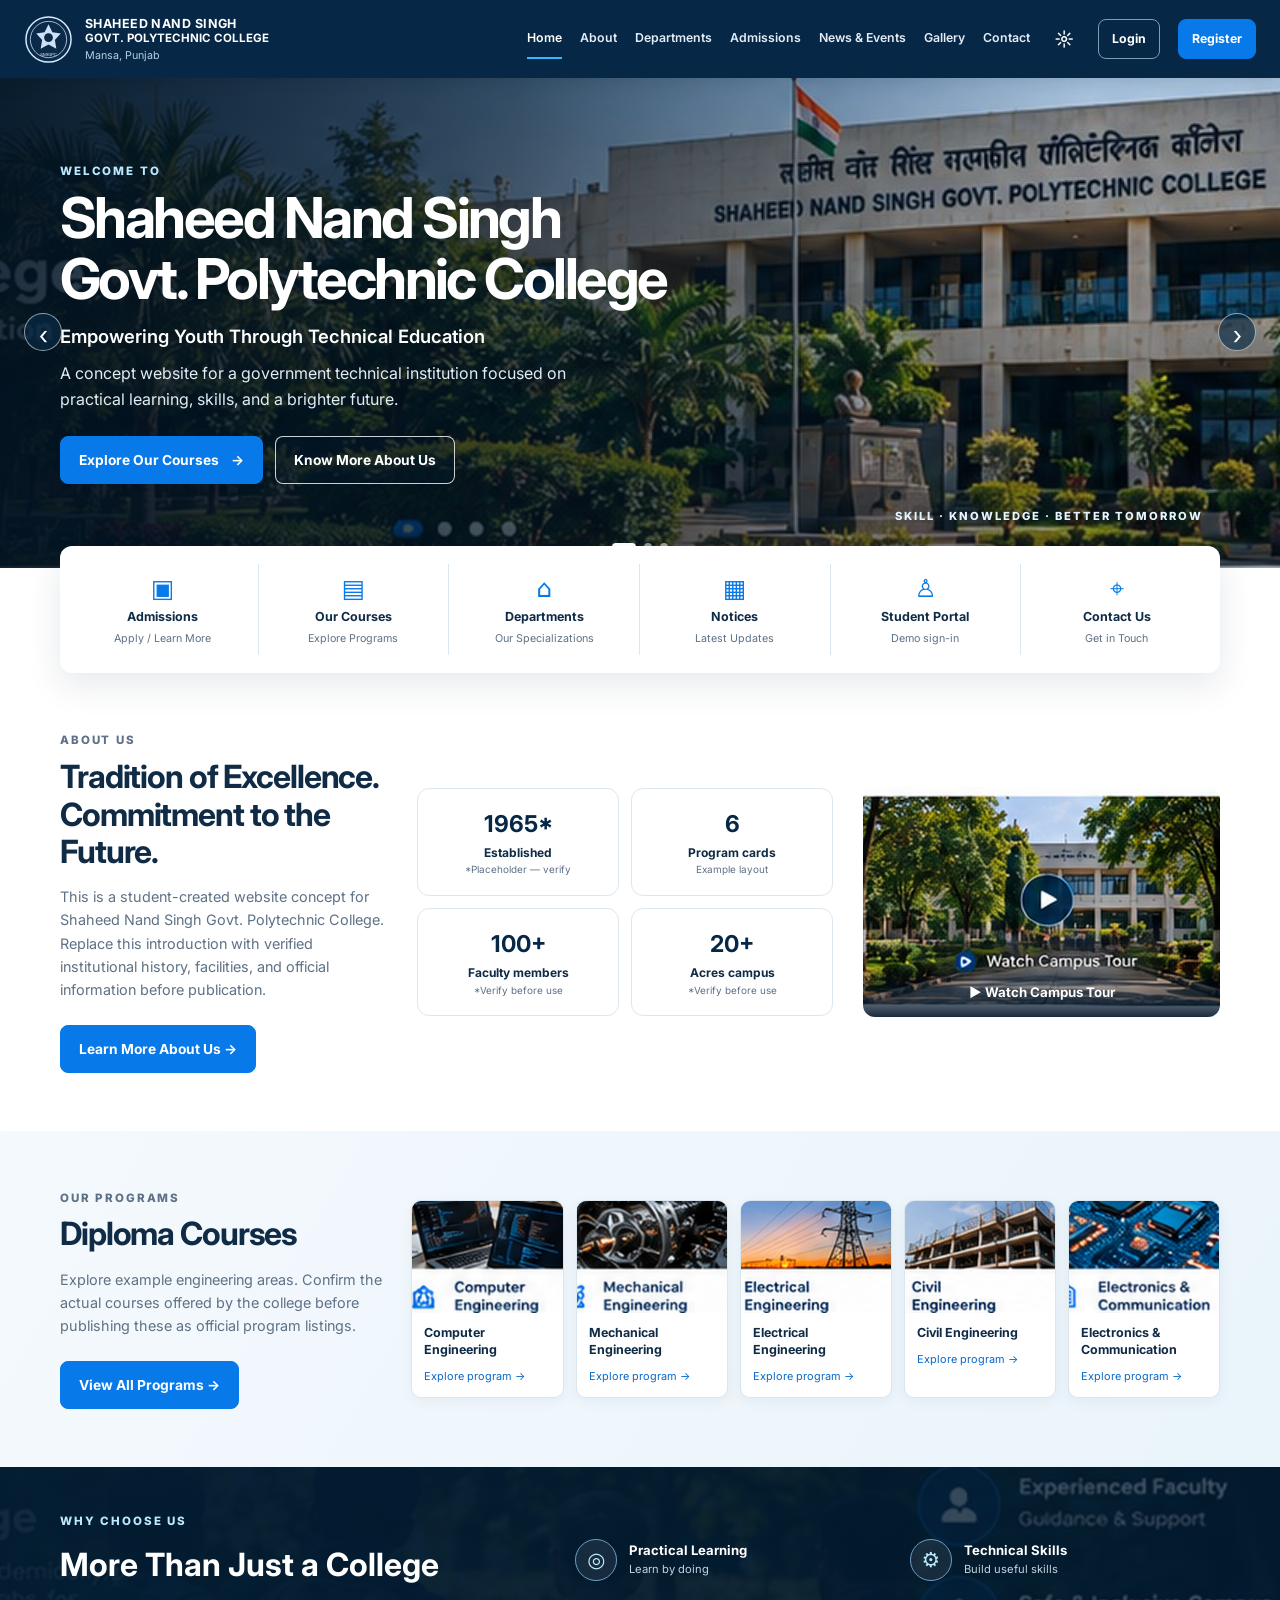
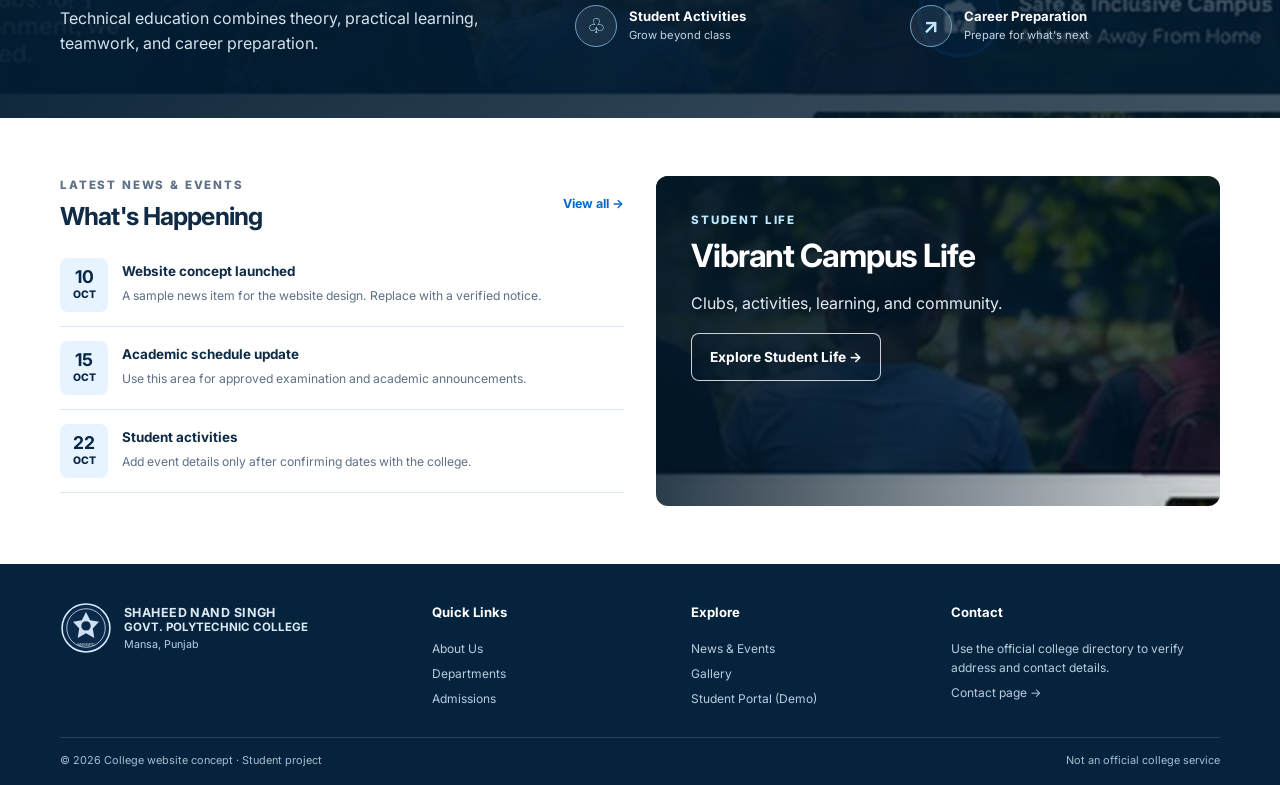
<file: index.html>
<!doctype html>
<html lang="en">
<head>
  <meta charset="utf-8">
  <meta name="viewport" content="width=device-width, initial-scale=1">
  <meta name="description" content="A student-built concept website for Shaheed Nand Singh Govt. Polytechnic College.">
  <title>Shaheed Nand Singh Govt. Polytechnic College</title>
  <link rel="icon" href="images/logo-placeholder.svg" type="image/svg+xml">
  <link rel="stylesheet" href="css/style.css">
  <script src="js/script.js" defer></script>
</head>
<body>
<header class="site-header">
  <a class="brand" href="index.html"><img src="images/logo-placeholder.svg" alt="" class="brand-logo"><span><strong>SHAHEED NAND SINGH</strong><small>GOVT. POLYTECHNIC COLLEGE</small><em>Mansa, Punjab</em></span></a>
  <button class="menu-toggle" aria-label="Open navigation" aria-expanded="false">☰</button>
  <nav class="main-nav" aria-label="Main navigation">
    <a class="active" href="index.html">Home</a><a href="about.html">About</a><a href="departments.html">Departments</a><a href="admissions.html">Admissions</a><a href="news.html">News & Events</a><a href="gallery.html">Gallery</a><a href="contact.html">Contact</a>
    <button class="theme-toggle" type="button" aria-label="Toggle dark mode">☼</button><a class="nav-button outline" href="login.html">Login</a><a class="nav-button" href="register.html">Register</a>
  </nav>
</header>
<main>
  <section class="hero">
    <div class="hero-shade"></div>
    <div class="hero-content container">
      <p class="eyebrow light">WELCOME TO</p>
      <h1>Shaheed Nand Singh<br>Govt. Polytechnic College</h1>
      <h2>Empowering Youth Through Technical Education</h2>
      <p class="hero-copy">A concept website for a government technical institution focused on practical learning, skills, and a brighter future.</p>
      <div class="button-row"><a class="btn" href="departments.html">Explore Our Courses <span>→</span></a><a class="btn btn-glass" href="about.html">Know More About Us</a></div>
    </div>
    <div class="hero-caption">SKILL · KNOWLEDGE · BETTER TOMORROW</div>
    <button class="hero-arrow prev" aria-label="Previous campus image">‹</button><button class="hero-arrow next" aria-label="Next campus image">›</button>
    <div class="hero-dots" aria-label="Choose hero image"><button class="dot active" aria-label="Slide 1"></button><button class="dot" aria-label="Slide 2"></button><button class="dot" aria-label="Slide 3"></button></div>
  </section>
  <section class="quick-links container" aria-label="Quick links">
    <a href="admissions.html"><span class="quick-icon">▣</span><strong>Admissions</strong><small>Apply / Learn More</small></a>
    <a href="departments.html"><span class="quick-icon">▤</span><strong>Our Courses</strong><small>Explore Programs</small></a>
    <a href="departments.html"><span class="quick-icon">⌂</span><strong>Departments</strong><small>Our Specializations</small></a>
    <a href="news.html"><span class="quick-icon">▦</span><strong>Notices</strong><small>Latest Updates</small></a>
    <a href="login.html"><span class="quick-icon">♙</span><strong>Student Portal</strong><small>Demo sign-in</small></a>
    <a href="contact.html"><span class="quick-icon">⌖</span><strong>Contact Us</strong><small>Get in Touch</small></a>
  </section>
  <section class="section container about-preview">
    <div class="section-copy"><p class="eyebrow">ABOUT US</p><h2>Tradition of Excellence.<br>Commitment to the Future.</h2><p>This is a student-created website concept for Shaheed Nand Singh Govt. Polytechnic College. Replace this introduction with verified institutional history, facilities, and official information before publication.</p><a class="btn" href="about.html">Learn More About Us →</a></div>
    <div class="stats"><div><strong>1965*</strong><span>Established</span><small>*Placeholder — verify</small></div><div><strong>6</strong><span>Program cards</span><small>Example layout</small></div><div><strong>100+</strong><span>Faculty members</span><small>*Verify before use</small></div><div><strong>20+</strong><span>Acres campus</span><small>*Verify before use</small></div></div>
    <a class="campus-card" href="gallery.html"><img src="images/campus-walkway.jpg" alt="Campus walkway concept image"><span>▶ Watch Campus Tour</span></a>
  </section>
  <section class="section section-soft">
    <div class="container programs-layout">
      <div class="section-copy"><p class="eyebrow">OUR PROGRAMS</p><h2>Diploma Courses</h2><p>Explore example engineering areas. Confirm the actual courses offered by the college before publishing these as official program listings.</p><a class="btn" href="departments.html">View All Programs →</a></div>
      <div class="program-grid">
        <a class="program-card" href="departments.html"><img src="images/computer-engineering.jpg" alt="Computer engineering image"><div><strong>Computer Engineering</strong><small>Explore program →</small></div></a>
        <a class="program-card" href="departments.html"><img src="images/mechanical-engineering.jpg" alt="Mechanical engineering image"><div><strong>Mechanical Engineering</strong><small>Explore program →</small></div></a>
        <a class="program-card" href="departments.html"><img src="images/electrical-engineering.jpg" alt="Electrical engineering image"><div><strong>Electrical Engineering</strong><small>Explore program →</small></div></a>
        <a class="program-card" href="departments.html"><img src="images/civil-engineering.jpg" alt="Civil engineering image"><div><strong>Civil Engineering</strong><small>Explore program →</small></div></a>
        <a class="program-card" href="departments.html"><img src="images/electronics-engineering.jpg" alt="Electronics engineering image"><div><strong>Electronics & Communication</strong><small>Explore program →</small></div></a>
      </div>
    </div>
  </section>
  <section class="why-section">
    <div class="container why-layout"><div><p class="eyebrow light">WHY CHOOSE US</p><h2>More Than Just a College</h2><p>Technical education combines theory, practical learning, teamwork, and career preparation.</p></div><div class="benefits"><div><b>◎</b><span><strong>Practical Learning</strong><small>Learn by doing</small></span></div><div><b>⚙</b><span><strong>Technical Skills</strong><small>Build useful skills</small></span></div><div><b>♧</b><span><strong>Student Activities</strong><small>Grow beyond class</small></span></div><div><b>↗</b><span><strong>Career Preparation</strong><small>Prepare for what's next</small></span></div></div></div>
  </section>
  <section class="section container news-life">
    <div class="news-panel"><div class="section-heading"><div><p class="eyebrow">LATEST NEWS & EVENTS</p><h2>What's Happening</h2></div><a href="news.html" class="text-link">View all →</a></div>
      <article class="news-item"><span class="date-badge"><b>10</b><small>OCT</small></span><div><strong>Website concept launched</strong><p>A sample news item for the website design. Replace with a verified notice.</p></div></article>
      <article class="news-item"><span class="date-badge"><b>15</b><small>OCT</small></span><div><strong>Academic schedule update</strong><p>Use this area for approved examination and academic announcements.</p></div></article>
      <article class="news-item"><span class="date-badge"><b>22</b><small>OCT</small></span><div><strong>Student activities</strong><p>Add event details only after confirming dates with the college.</p></div></article>
    </div>
    <a class="student-life" href="gallery.html"><img src="images/students-campus.jpg" alt="Students on a campus walkway"><div><p class="eyebrow light">STUDENT LIFE</p><h2>Vibrant Campus Life</h2><p>Clubs, activities, learning, and community.</p><span class="btn btn-glass">Explore Student Life →</span></div></a>
  </section>
</main>
<footer class="site-footer"><div class="container footer-grid"><a class="brand footer-brand" href="index.html"><img src="images/logo-placeholder.svg" alt=""><span><strong>SHAHEED NAND SINGH</strong><small>GOVT. POLYTECHNIC COLLEGE</small><em>Mansa, Punjab</em></span></a><div><h3>Quick Links</h3><a href="about.html">About Us</a><a href="departments.html">Departments</a><a href="admissions.html">Admissions</a></div><div><h3>Explore</h3><a href="news.html">News & Events</a><a href="gallery.html">Gallery</a><a href="login.html">Student Portal (Demo)</a></div><div><h3>Contact</h3><p>Use the official college directory to verify address and contact details.</p><a href="contact.html">Contact page →</a></div></div><div class="container footer-bottom"><span>© <span id="year"></span> College website concept · Student project</span><span>Not an official college service</span></div></footer>
</body></html>
</file>
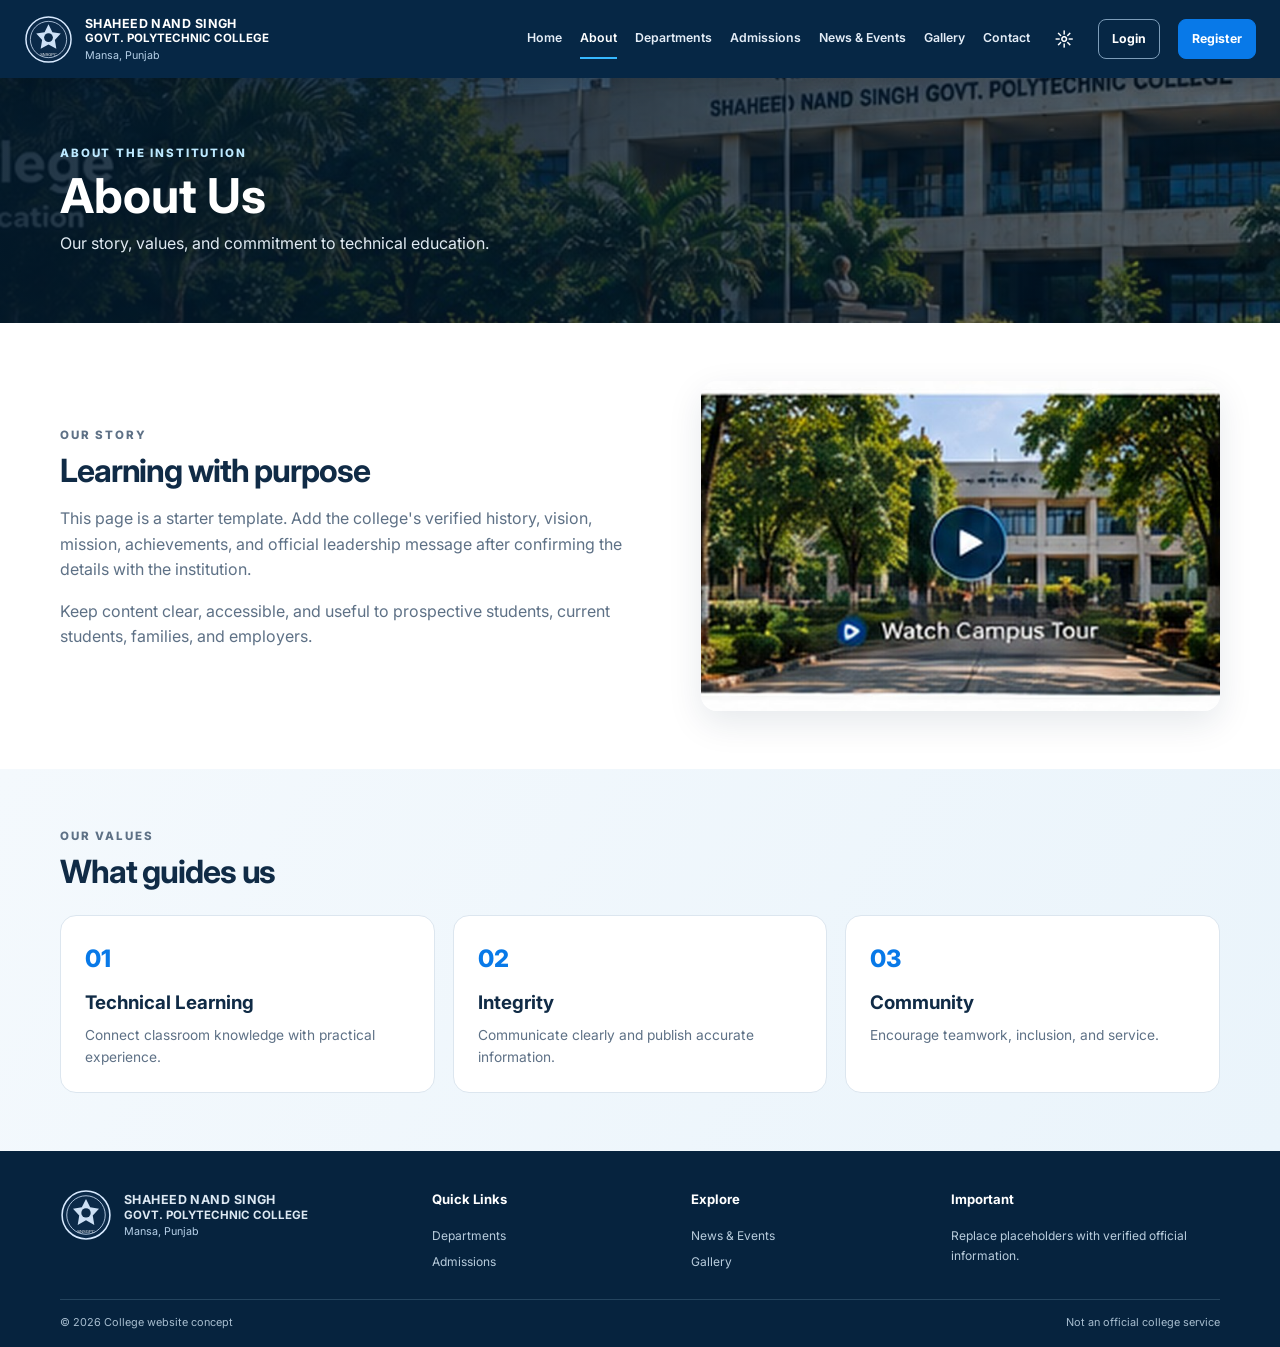
<file: about.html>
<!doctype html><html lang="en"><head><meta charset="utf-8"><meta name="viewport" content="width=device-width, initial-scale=1"><title>About | SNSGPC</title><link rel="stylesheet" href="css/style.css"><script src="js/script.js" defer></script></head><body>
<header class="site-header"><a class="brand" href="index.html"><img src="images/logo-placeholder.svg" class="brand-logo" alt=""><span><strong>SHAHEED NAND SINGH</strong><small>GOVT. POLYTECHNIC COLLEGE</small><em>Mansa, Punjab</em></span></a><button class="menu-toggle" aria-label="Open navigation" aria-expanded="false">☰</button><nav class="main-nav"><a href="index.html">Home</a><a class="active" href="about.html">About</a><a href="departments.html">Departments</a><a href="admissions.html">Admissions</a><a href="news.html">News & Events</a><a href="gallery.html">Gallery</a><a href="contact.html">Contact</a><button class="theme-toggle" type="button" aria-label="Toggle dark mode">☼</button><a class="nav-button outline" href="login.html">Login</a><a class="nav-button" href="register.html">Register</a></nav></header>
<main><section class="page-hero" style="--page-image:url('../images/campus-hero.jpg')"><div class="container"><p class="eyebrow light">ABOUT THE INSTITUTION</p><h1>About Us</h1><p>Our story, values, and commitment to technical education.</p></div></section><section class="section container split-section"><div><p class="eyebrow">OUR STORY</p><h2>Learning with purpose</h2><p>This page is a starter template. Add the college's verified history, vision, mission, achievements, and official leadership message after confirming the details with the institution.</p><p>Keep content clear, accessible, and useful to prospective students, current students, families, and employers.</p></div><img class="rounded-image" src="images/campus-walkway.jpg" alt="Campus walkway concept image"></section><section class="section section-soft"><div class="container"><p class="eyebrow">OUR VALUES</p><h2>What guides us</h2><div class="feature-grid"><article class="feature-card"><span>01</span><h3>Technical Learning</h3><p>Connect classroom knowledge with practical experience.</p></article><article class="feature-card"><span>02</span><h3>Integrity</h3><p>Communicate clearly and publish accurate information.</p></article><article class="feature-card"><span>03</span><h3>Community</h3><p>Encourage teamwork, inclusion, and service.</p></article></div></div></section></main>
<footer class="site-footer"><div class="container footer-grid"><a class="brand footer-brand" href="index.html"><img src="images/logo-placeholder.svg" alt=""><span><strong>SHAHEED NAND SINGH</strong><small>GOVT. POLYTECHNIC COLLEGE</small><em>Mansa, Punjab</em></span></a><div><h3>Quick Links</h3><a href="departments.html">Departments</a><a href="admissions.html">Admissions</a></div><div><h3>Explore</h3><a href="news.html">News & Events</a><a href="gallery.html">Gallery</a></div><div><h3>Important</h3><p>Replace placeholders with verified official information.</p></div></div><div class="container footer-bottom"><span>© <span id="year"></span> College website concept</span><span>Not an official college service</span></div></footer></body></html>
</file>
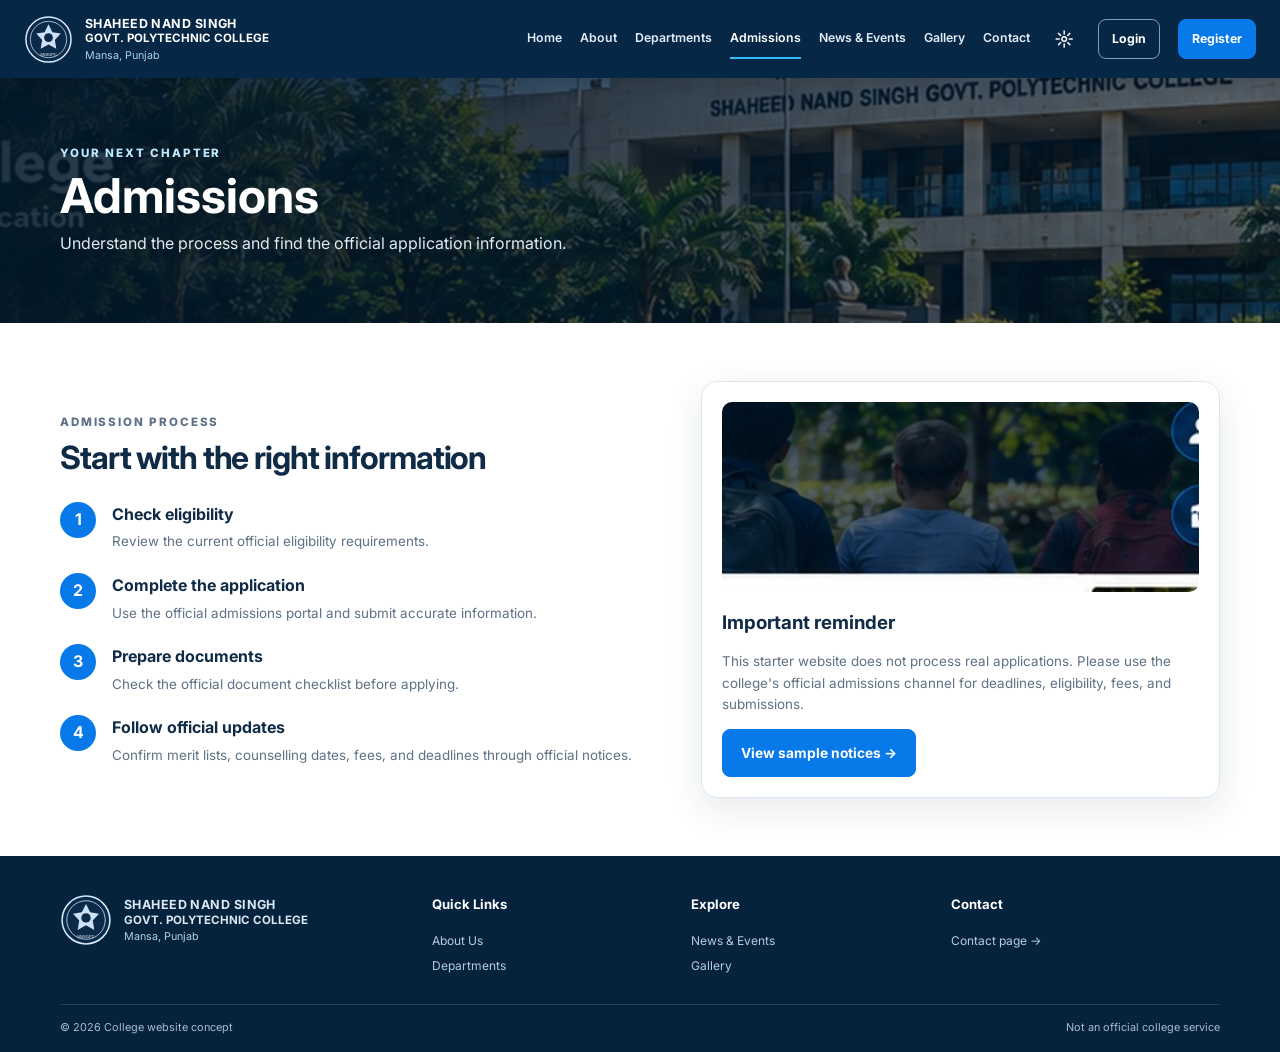
<file: admissions.html>
<!doctype html><html lang="en"><head><meta charset="utf-8"><meta name="viewport" content="width=device-width, initial-scale=1"><title>Admissions | SNSGPC</title><link rel="stylesheet" href="css/style.css"><script src="js/script.js" defer></script></head><body>
<header class="site-header"><a class="brand" href="index.html"><img src="images/logo-placeholder.svg" class="brand-logo" alt=""><span><strong>SHAHEED NAND SINGH</strong><small>GOVT. POLYTECHNIC COLLEGE</small><em>Mansa, Punjab</em></span></a><button class="menu-toggle" aria-label="Open navigation" aria-expanded="false">☰</button><nav class="main-nav"><a href="index.html">Home</a><a href="about.html">About</a><a href="departments.html">Departments</a><a class="active" href="admissions.html">Admissions</a><a href="news.html">News & Events</a><a href="gallery.html">Gallery</a><a href="contact.html">Contact</a><button class="theme-toggle" type="button" aria-label="Toggle dark mode">☼</button><a class="nav-button outline" href="login.html">Login</a><a class="nav-button" href="register.html">Register</a></nav></header>
<main><section class="page-hero" style="--page-image:url('../images/campus-hero.jpg')"><div class="container"><p class="eyebrow light">YOUR NEXT CHAPTER</p><h1>Admissions</h1><p>Understand the process and find the official application information.</p></div></section><section class="section container"><div class="split-section"><div><p class="eyebrow">ADMISSION PROCESS</p><h2>Start with the right information</h2><div class="step-list"><article><b>1</b><div><h3>Check eligibility</h3><p>Review the current official eligibility requirements.</p></div></article><article><b>2</b><div><h3>Complete the application</h3><p>Use the official admissions portal and submit accurate information.</p></div></article><article><b>3</b><div><h3>Prepare documents</h3><p>Check the official document checklist before applying.</p></div></article><article><b>4</b><div><h3>Follow official updates</h3><p>Confirm merit lists, counselling dates, fees, and deadlines through official notices.</p></div></article></div></div><aside class="side-card"><img src="images/students-campus.jpg" alt="Students on campus"><h3>Important reminder</h3><p>This starter website does not process real applications. Please use the college's official admissions channel for deadlines, eligibility, fees, and submissions.</p><a class="btn" href="news.html">View sample notices →</a></aside></div></section></main>
<footer class="site-footer"><div class="container footer-grid"><a class="brand footer-brand" href="index.html"><img src="images/logo-placeholder.svg" alt=""><span><strong>SHAHEED NAND SINGH</strong><small>GOVT. POLYTECHNIC COLLEGE</small><em>Mansa, Punjab</em></span></a><div><h3>Quick Links</h3><a href="about.html">About Us</a><a href="departments.html">Departments</a></div><div><h3>Explore</h3><a href="news.html">News & Events</a><a href="gallery.html">Gallery</a></div><div><h3>Contact</h3><a href="contact.html">Contact page →</a></div></div><div class="container footer-bottom"><span>© <span id="year"></span> College website concept</span><span>Not an official college service</span></div></footer></body></html>
</file>
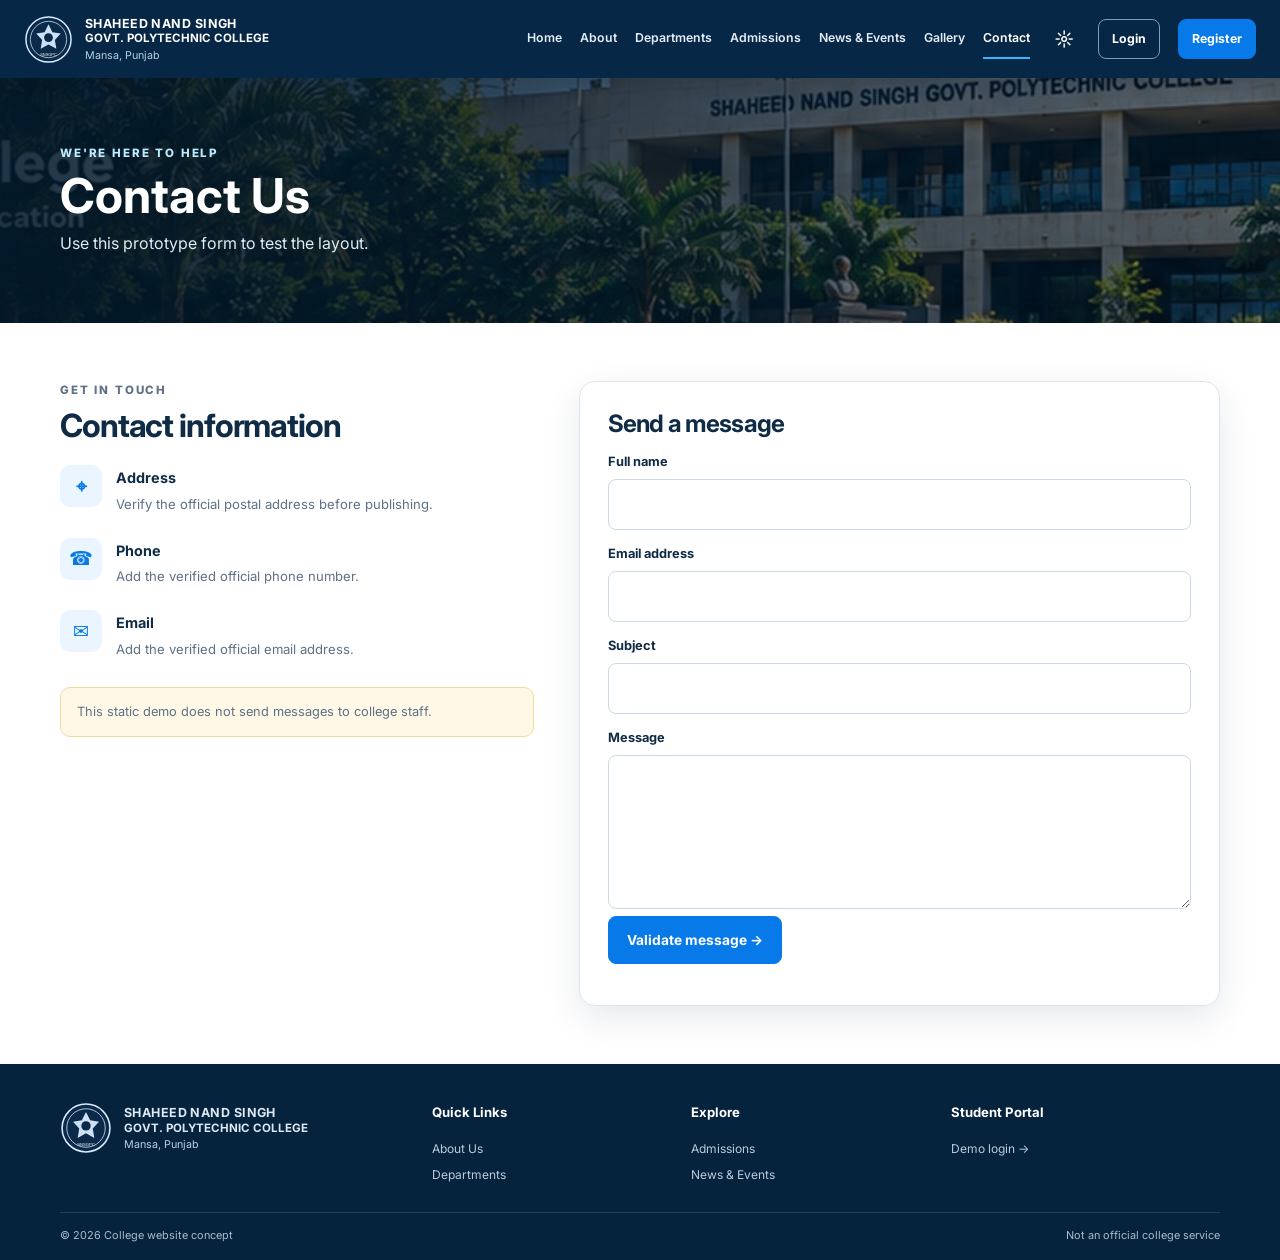
<file: contact.html>
<!doctype html><html lang="en"><head><meta charset="utf-8"><meta name="viewport" content="width=device-width, initial-scale=1"><title>Contact | SNSGPC</title><link rel="stylesheet" href="css/style.css"><script src="js/script.js" defer></script></head><body>
<header class="site-header"><a class="brand" href="index.html"><img src="images/logo-placeholder.svg" class="brand-logo" alt=""><span><strong>SHAHEED NAND SINGH</strong><small>GOVT. POLYTECHNIC COLLEGE</small><em>Mansa, Punjab</em></span></a><button class="menu-toggle" aria-label="Open navigation" aria-expanded="false">☰</button><nav class="main-nav"><a href="index.html">Home</a><a href="about.html">About</a><a href="departments.html">Departments</a><a href="admissions.html">Admissions</a><a href="news.html">News & Events</a><a href="gallery.html">Gallery</a><a class="active" href="contact.html">Contact</a><button class="theme-toggle" type="button" aria-label="Toggle dark mode">☼</button><a class="nav-button outline" href="login.html">Login</a><a class="nav-button" href="register.html">Register</a></nav></header>
<main><section class="page-hero" style="--page-image:url('../images/campus-hero.jpg')"><div class="container"><p class="eyebrow light">WE'RE HERE TO HELP</p><h1>Contact Us</h1><p>Use this prototype form to test the layout.</p></div></section><section class="section container contact-layout"><div><p class="eyebrow">GET IN TOUCH</p><h2>Contact information</h2><div class="contact-detail"><b>⌖</b><div><strong>Address</strong><p>Verify the official postal address before publishing.</p></div></div><div class="contact-detail"><b>☎</b><div><strong>Phone</strong><p>Add the verified official phone number.</p></div></div><div class="contact-detail"><b>✉</b><div><strong>Email</strong><p>Add the verified official email address.</p></div></div><p class="notice-box">This static demo does not send messages to college staff.</p></div><form class="form-card" id="contactForm"><h2>Send a message</h2><label for="contactName">Full name</label><input id="contactName" name="name" required autocomplete="name"><label for="contactEmail">Email address</label><input id="contactEmail" name="email" type="email" required autocomplete="email"><label for="contactSubject">Subject</label><input id="contactSubject" name="subject" required><label for="contactMessage">Message</label><textarea id="contactMessage" name="message" rows="5" required></textarea><button class="btn" type="submit">Validate message →</button><p class="form-message" aria-live="polite"></p></form></section></main>
<footer class="site-footer"><div class="container footer-grid"><a class="brand footer-brand" href="index.html"><img src="images/logo-placeholder.svg" alt=""><span><strong>SHAHEED NAND SINGH</strong><small>GOVT. POLYTECHNIC COLLEGE</small><em>Mansa, Punjab</em></span></a><div><h3>Quick Links</h3><a href="about.html">About Us</a><a href="departments.html">Departments</a></div><div><h3>Explore</h3><a href="admissions.html">Admissions</a><a href="news.html">News & Events</a></div><div><h3>Student Portal</h3><a href="login.html">Demo login →</a></div></div><div class="container footer-bottom"><span>© <span id="year"></span> College website concept</span><span>Not an official college service</span></div></footer></body></html>
</file>
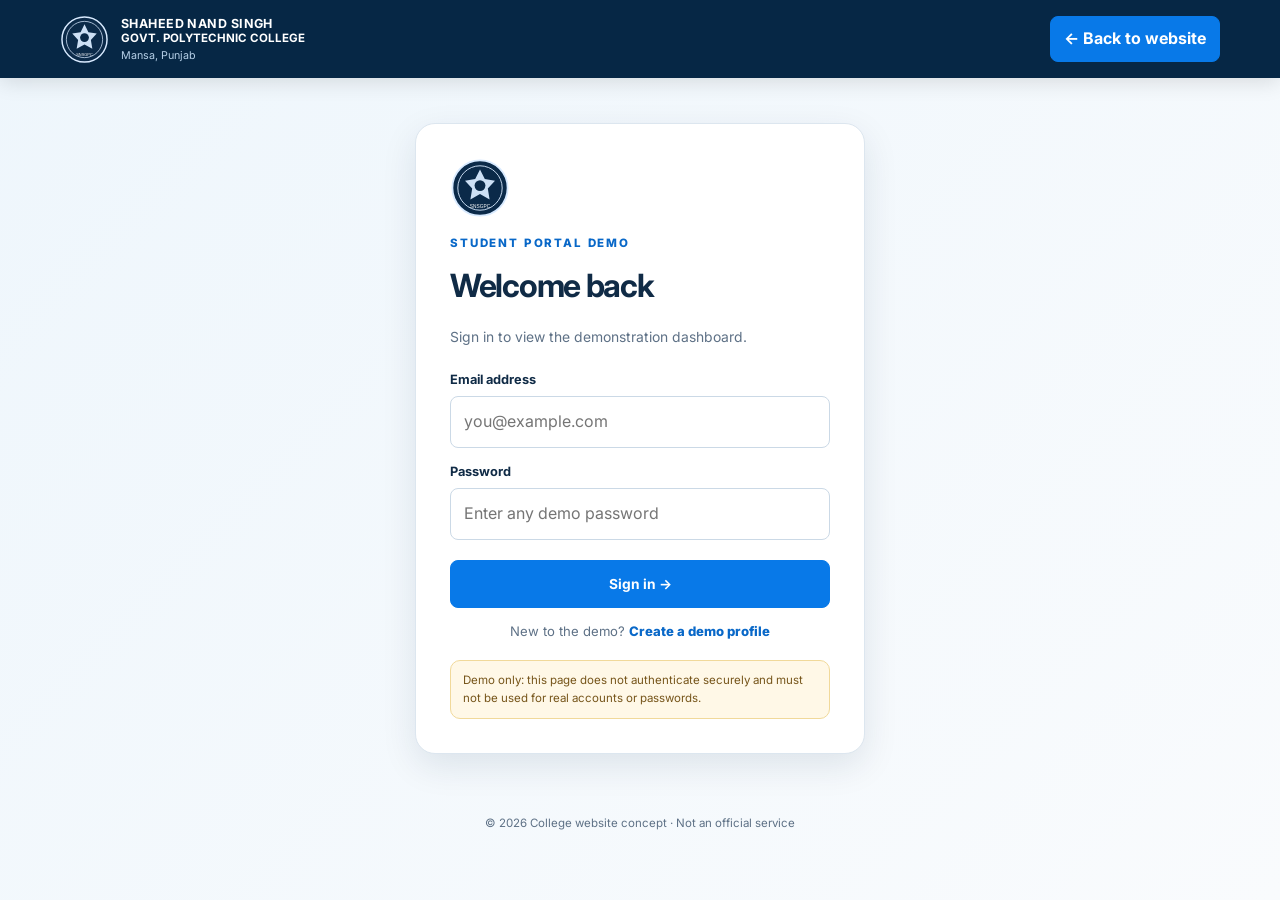
<file: dashboard.html>
<!doctype html><html lang="en"><head><meta charset="utf-8"><meta name="viewport" content="width=device-width, initial-scale=1"><title>Demo Dashboard | SNSGPC</title><link rel="stylesheet" href="css/style.css"><script src="js/script.js" defer></script></head><body><header class="site-header"><a class="brand" href="index.html"><img src="images/logo-placeholder.svg" class="brand-logo" alt=""><span><strong>SHAHEED NAND SINGH</strong><small>GOVT. POLYTECHNIC COLLEGE</small><em>DEMO STUDENT PORTAL</em></span></a><button id="logoutButton" class="nav-button">Log out</button></header><main class="section container dashboard"><p class="eyebrow">STUDENT PORTAL DEMO</p><h1>Welcome, <span id="dashboardName">Student</span></h1><p>This is a front-end demonstration dashboard. It does not connect to official student records.</p><div class="dashboard-grid"><article class="dashboard-card"><span>▤</span><h2>My profile</h2><p id="profileEmail">No demo profile loaded.</p></article><article class="dashboard-card"><span>▦</span><h2>Notices</h2><p>Sample notices can be displayed here once connected to a trusted data source.</p></article><article class="dashboard-card"><span>⌂</span><h2>Courses</h2><p>Course information is illustrative and not linked to student enrolment.</p></article></div><p class="notice-box">Do not enter real student data into this prototype. A production portal needs server-side authentication, authorization, and secure database access.</p><a class="btn" href="index.html">Return to homepage →</a></main><footer class="site-footer"><div class="container footer-bottom"><span>© <span id="year"></span> College website concept</span><span>Not an official college service</span></div></footer></body></html>
</file>
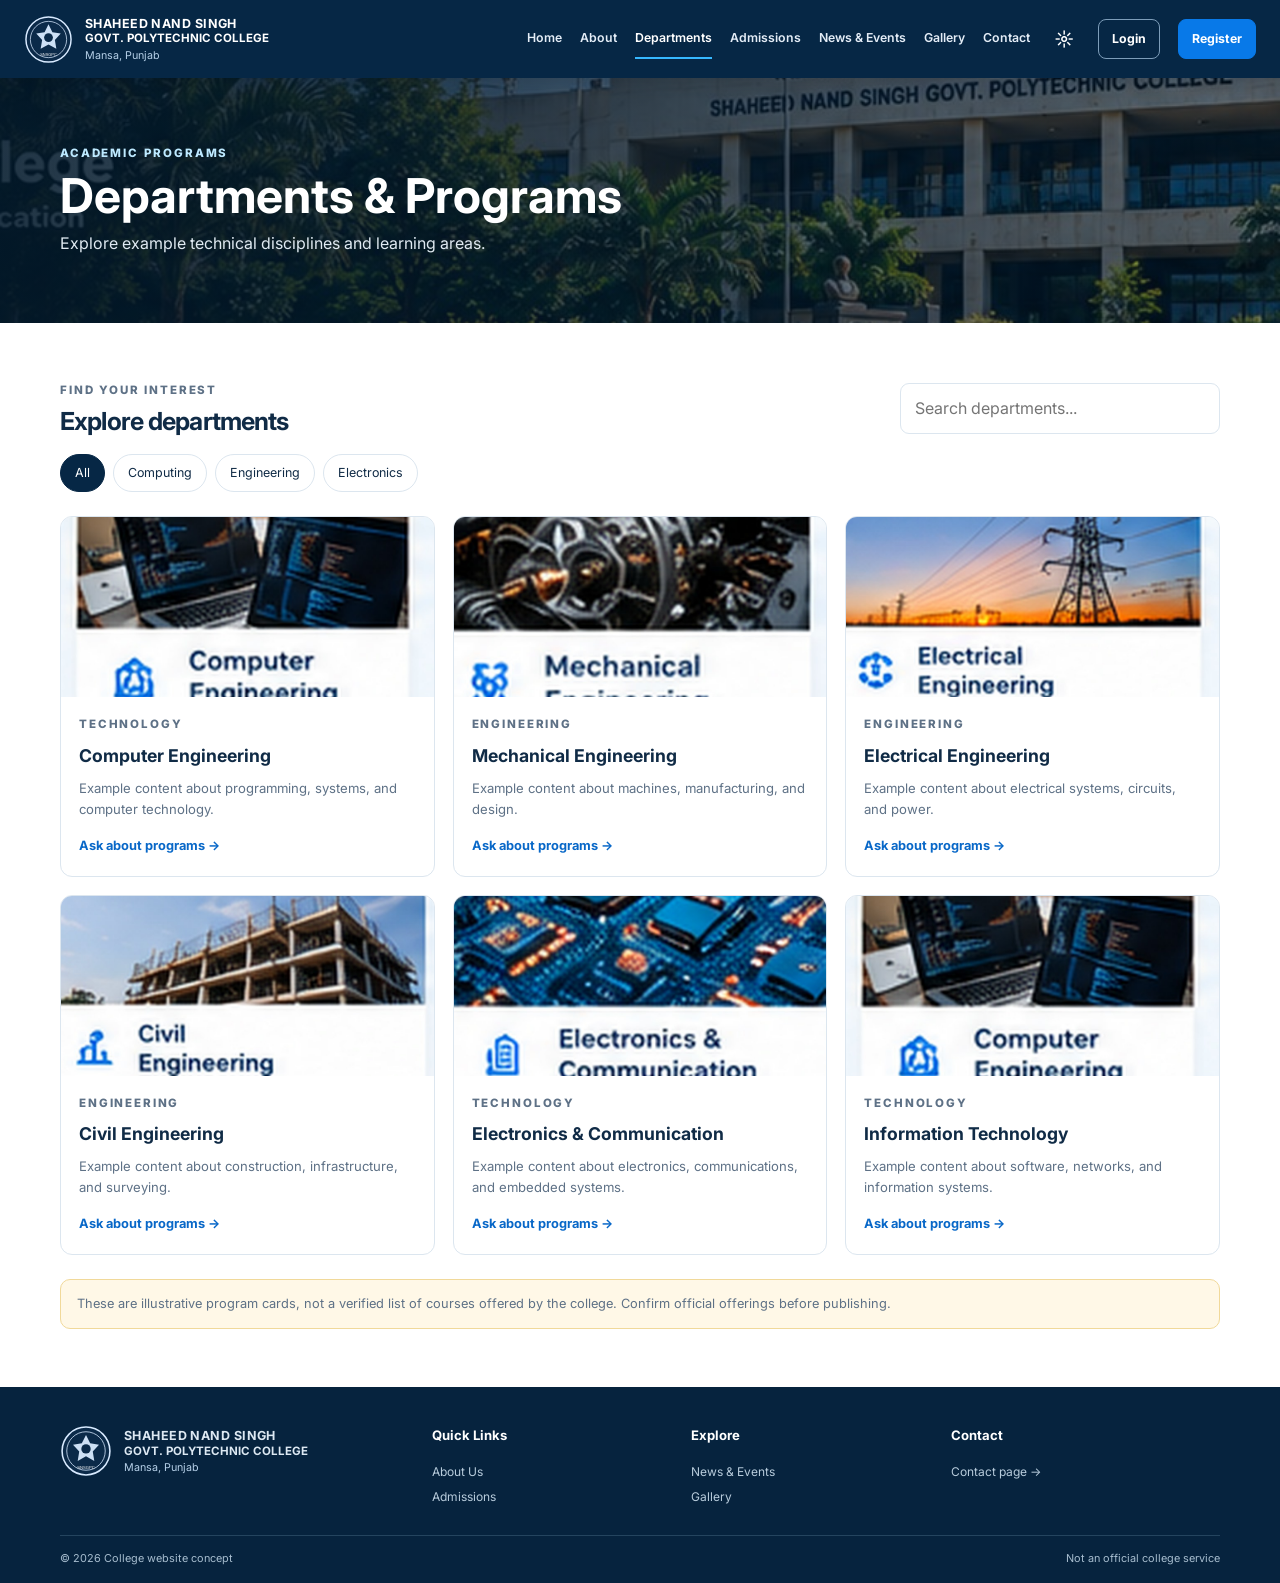
<file: departments.html>
<!doctype html><html lang="en"><head><meta charset="utf-8"><meta name="viewport" content="width=device-width, initial-scale=1"><title>Departments | SNSGPC</title><link rel="stylesheet" href="css/style.css"><script src="js/script.js" defer></script></head><body>
<header class="site-header"><a class="brand" href="index.html"><img src="images/logo-placeholder.svg" class="brand-logo" alt=""><span><strong>SHAHEED NAND SINGH</strong><small>GOVT. POLYTECHNIC COLLEGE</small><em>Mansa, Punjab</em></span></a><button class="menu-toggle" aria-label="Open navigation" aria-expanded="false">☰</button><nav class="main-nav"><a href="index.html">Home</a><a href="about.html">About</a><a class="active" href="departments.html">Departments</a><a href="admissions.html">Admissions</a><a href="news.html">News & Events</a><a href="gallery.html">Gallery</a><a href="contact.html">Contact</a><button class="theme-toggle" type="button" aria-label="Toggle dark mode">☼</button><a class="nav-button outline" href="login.html">Login</a><a class="nav-button" href="register.html">Register</a></nav></header>
<main><section class="page-hero" style="--page-image:url('../images/campus-hero.jpg')"><div class="container"><p class="eyebrow light">ACADEMIC PROGRAMS</p><h1>Departments & Programs</h1><p>Explore example technical disciplines and learning areas.</p></div></section><section class="section container"><div class="section-heading"><div><p class="eyebrow">FIND YOUR INTEREST</p><h2>Explore departments</h2></div><label class="search-box"><span class="sr-only">Search departments</span><input id="departmentSearch" type="search" placeholder="Search departments..."></label></div><div class="filter-row"><button class="filter-chip selected" data-filter="all">All</button><button class="filter-chip" data-filter="computing">Computing</button><button class="filter-chip" data-filter="engineering">Engineering</button><button class="filter-chip" data-filter="electronics">Electronics</button></div><div class="department-grid">
<article class="department-card" data-category="computing"><img src="images/computer-engineering.jpg" alt="Computer engineering"><div><p class="eyebrow">TECHNOLOGY</p><h3>Computer Engineering</h3><p>Example content about programming, systems, and computer technology.</p><a href="contact.html">Ask about programs →</a></div></article>
<article class="department-card" data-category="engineering"><img src="images/mechanical-engineering.jpg" alt="Mechanical engineering"><div><p class="eyebrow">ENGINEERING</p><h3>Mechanical Engineering</h3><p>Example content about machines, manufacturing, and design.</p><a href="contact.html">Ask about programs →</a></div></article>
<article class="department-card" data-category="engineering"><img src="images/electrical-engineering.jpg" alt="Electrical engineering"><div><p class="eyebrow">ENGINEERING</p><h3>Electrical Engineering</h3><p>Example content about electrical systems, circuits, and power.</p><a href="contact.html">Ask about programs →</a></div></article>
<article class="department-card" data-category="engineering"><img src="images/civil-engineering.jpg" alt="Civil engineering"><div><p class="eyebrow">ENGINEERING</p><h3>Civil Engineering</h3><p>Example content about construction, infrastructure, and surveying.</p><a href="contact.html">Ask about programs →</a></div></article>
<article class="department-card" data-category="electronics"><img src="images/electronics-engineering.jpg" alt="Electronics engineering"><div><p class="eyebrow">TECHNOLOGY</p><h3>Electronics & Communication</h3><p>Example content about electronics, communications, and embedded systems.</p><a href="contact.html">Ask about programs →</a></div></article>
<article class="department-card" data-category="computing"><img src="images/computer-engineering.jpg" alt="Information technology"><div><p class="eyebrow">TECHNOLOGY</p><h3>Information Technology</h3><p>Example content about software, networks, and information systems.</p><a href="contact.html">Ask about programs →</a></div></article>
</div><p id="noDepartments" class="empty-state" hidden>No departments match your search.</p><p class="notice-box">These are illustrative program cards, not a verified list of courses offered by the college. Confirm official offerings before publishing.</p></section></main>
<footer class="site-footer"><div class="container footer-grid"><a class="brand footer-brand" href="index.html"><img src="images/logo-placeholder.svg" alt=""><span><strong>SHAHEED NAND SINGH</strong><small>GOVT. POLYTECHNIC COLLEGE</small><em>Mansa, Punjab</em></span></a><div><h3>Quick Links</h3><a href="about.html">About Us</a><a href="admissions.html">Admissions</a></div><div><h3>Explore</h3><a href="news.html">News & Events</a><a href="gallery.html">Gallery</a></div><div><h3>Contact</h3><a href="contact.html">Contact page →</a></div></div><div class="container footer-bottom"><span>© <span id="year"></span> College website concept</span><span>Not an official college service</span></div></footer></body></html>
</file>
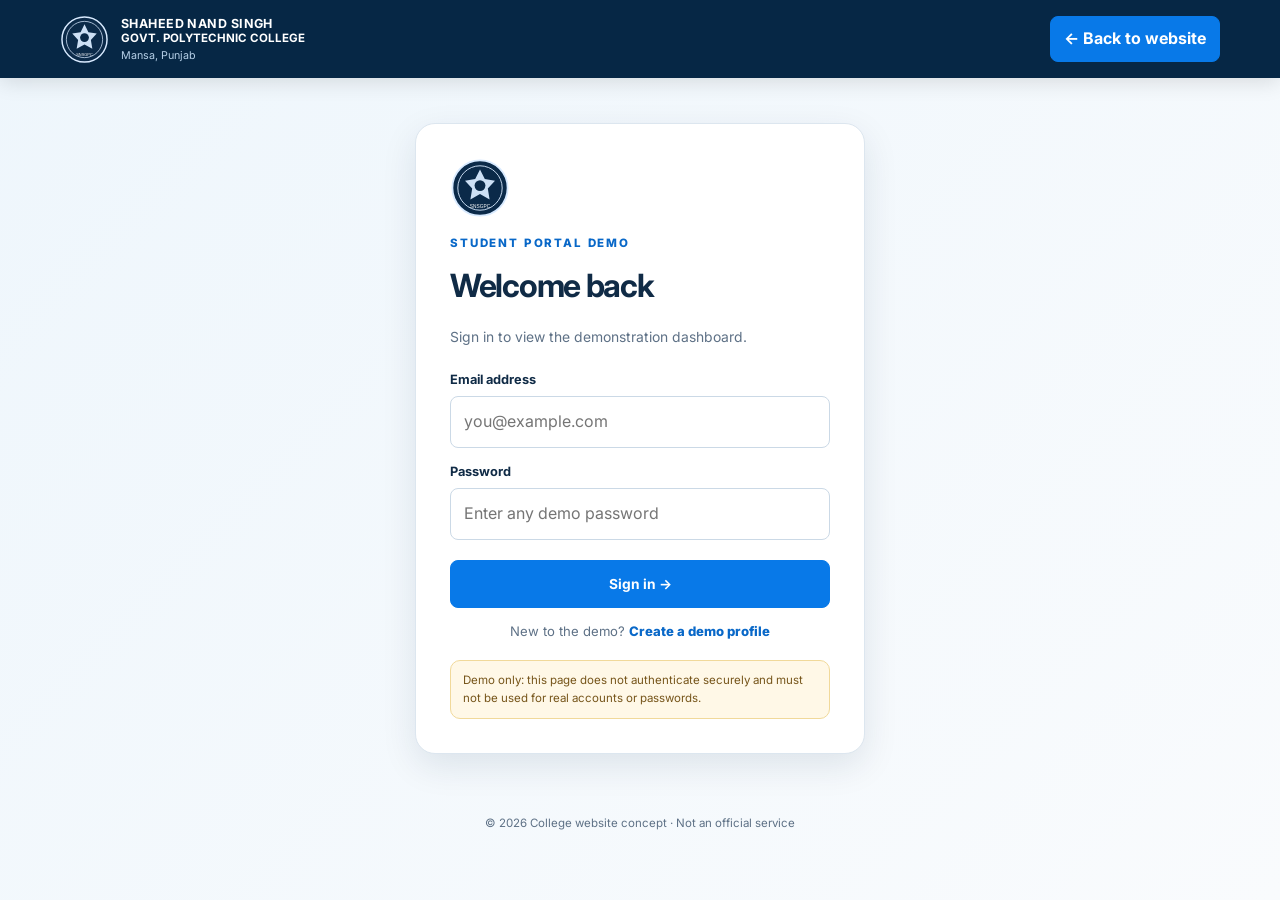
<file: login.html>
<!doctype html><html lang="en"><head><meta charset="utf-8"><meta name="viewport" content="width=device-width, initial-scale=1"><title>Demo Login | SNSGPC</title><link rel="stylesheet" href="css/style.css"><script src="js/script.js" defer></script></head><body class="auth-page"><header class="site-header"><a class="brand" href="index.html"><img src="images/logo-placeholder.svg" class="brand-logo" alt=""><span><strong>SHAHEED NAND SINGH</strong><small>GOVT. POLYTECHNIC COLLEGE</small><em>Mansa, Punjab</em></span></a><a class="nav-button" href="index.html">← Back to website</a></header><main class="auth-main"><section class="auth-card"><img class="auth-logo" src="images/logo-placeholder.svg" alt=""><p class="eyebrow">STUDENT PORTAL DEMO</p><h1>Welcome back</h1><p>Sign in to view the demonstration dashboard.</p><form id="loginForm"><label for="loginEmail">Email address</label><input id="loginEmail" type="email" required autocomplete="email" placeholder="you@example.com"><label for="loginPassword">Password</label><input id="loginPassword" type="password" required autocomplete="current-password" placeholder="Enter any demo password"><button class="btn full-width" type="submit">Sign in →</button><p class="form-message" aria-live="polite"></p></form><p class="auth-switch">New to the demo? <a href="register.html">Create a demo profile</a></p><div class="notice-box compact">Demo only: this page does not authenticate securely and must not be used for real accounts or passwords.</div></section></main><footer class="auth-footer">© <span id="year"></span> College website concept · Not an official service</footer></body></html>
</file>
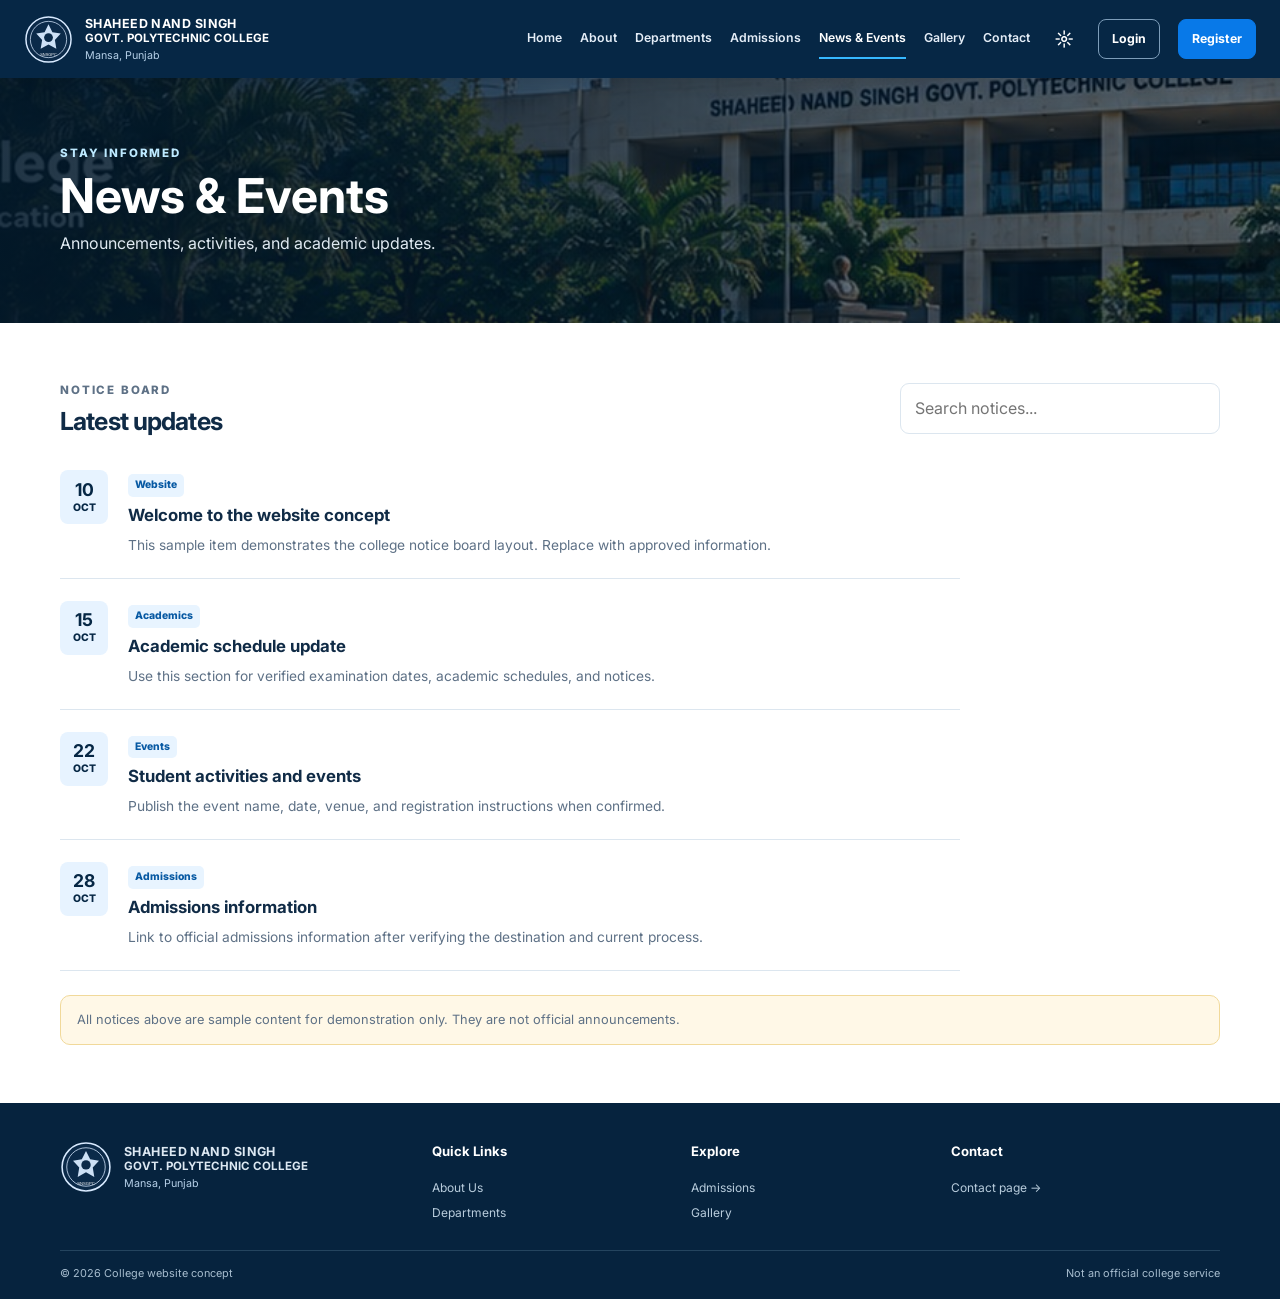
<file: news.html>
<!doctype html><html lang="en"><head><meta charset="utf-8"><meta name="viewport" content="width=device-width, initial-scale=1"><title>News & Events | SNSGPC</title><link rel="stylesheet" href="css/style.css"><script src="js/script.js" defer></script></head><body>
<header class="site-header"><a class="brand" href="index.html"><img src="images/logo-placeholder.svg" class="brand-logo" alt=""><span><strong>SHAHEED NAND SINGH</strong><small>GOVT. POLYTECHNIC COLLEGE</small><em>Mansa, Punjab</em></span></a><button class="menu-toggle" aria-label="Open navigation" aria-expanded="false">☰</button><nav class="main-nav"><a href="index.html">Home</a><a href="about.html">About</a><a href="departments.html">Departments</a><a href="admissions.html">Admissions</a><a class="active" href="news.html">News & Events</a><a href="gallery.html">Gallery</a><a href="contact.html">Contact</a><button class="theme-toggle" type="button" aria-label="Toggle dark mode">☼</button><a class="nav-button outline" href="login.html">Login</a><a class="nav-button" href="register.html">Register</a></nav></header>
<main><section class="page-hero" style="--page-image:url('../images/campus-hero.jpg')"><div class="container"><p class="eyebrow light">STAY INFORMED</p><h1>News & Events</h1><p>Announcements, activities, and academic updates.</p></div></section><section class="section container"><div class="section-heading"><div><p class="eyebrow">NOTICE BOARD</p><h2>Latest updates</h2></div><label class="search-box"><span class="sr-only">Search notices</span><input id="newsSearch" type="search" placeholder="Search notices..."></label></div><div class="news-list" id="newsList"><article class="notice-item"><span class="date-badge"><b>10</b><small>OCT</small></span><div><span class="tag">Website</span><h3>Welcome to the website concept</h3><p>This sample item demonstrates the college notice board layout. Replace with approved information.</p></div></article><article class="notice-item"><span class="date-badge"><b>15</b><small>OCT</small></span><div><span class="tag">Academics</span><h3>Academic schedule update</h3><p>Use this section for verified examination dates, academic schedules, and notices.</p></div></article><article class="notice-item"><span class="date-badge"><b>22</b><small>OCT</small></span><div><span class="tag">Events</span><h3>Student activities and events</h3><p>Publish the event name, date, venue, and registration instructions when confirmed.</p></div></article><article class="notice-item"><span class="date-badge"><b>28</b><small>OCT</small></span><div><span class="tag">Admissions</span><h3>Admissions information</h3><p>Link to official admissions information after verifying the destination and current process.</p></div></article></div><p id="noNews" class="empty-state" hidden>No notices match your search.</p><p class="notice-box">All notices above are sample content for demonstration only. They are not official announcements.</p></section></main>
<footer class="site-footer"><div class="container footer-grid"><a class="brand footer-brand" href="index.html"><img src="images/logo-placeholder.svg" alt=""><span><strong>SHAHEED NAND SINGH</strong><small>GOVT. POLYTECHNIC COLLEGE</small><em>Mansa, Punjab</em></span></a><div><h3>Quick Links</h3><a href="about.html">About Us</a><a href="departments.html">Departments</a></div><div><h3>Explore</h3><a href="admissions.html">Admissions</a><a href="gallery.html">Gallery</a></div><div><h3>Contact</h3><a href="contact.html">Contact page →</a></div></div><div class="container footer-bottom"><span>© <span id="year"></span> College website concept</span><span>Not an official college service</span></div></footer></body></html>
</file>
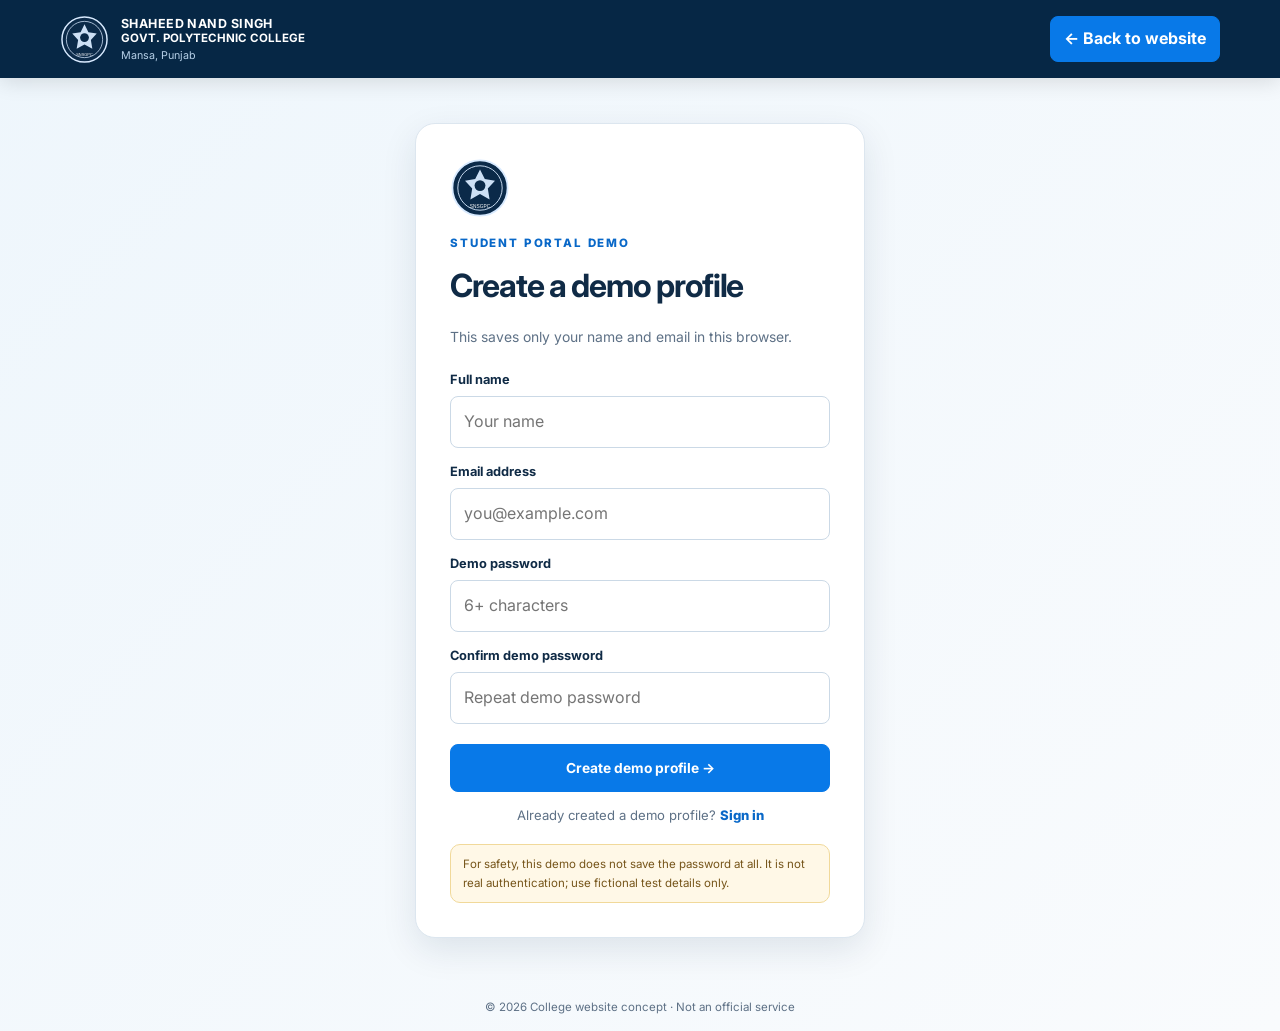
<file: register.html>
<!doctype html><html lang="en"><head><meta charset="utf-8"><meta name="viewport" content="width=device-width, initial-scale=1"><title>Demo Register | SNSGPC</title><link rel="stylesheet" href="css/style.css"><script src="js/script.js" defer></script></head><body class="auth-page"><header class="site-header"><a class="brand" href="index.html"><img src="images/logo-placeholder.svg" class="brand-logo" alt=""><span><strong>SHAHEED NAND SINGH</strong><small>GOVT. POLYTECHNIC COLLEGE</small><em>Mansa, Punjab</em></span></a><a class="nav-button" href="index.html">← Back to website</a></header><main class="auth-main"><section class="auth-card"><img class="auth-logo" src="images/logo-placeholder.svg" alt=""><p class="eyebrow">STUDENT PORTAL DEMO</p><h1>Create a demo profile</h1><p>This saves only your name and email in this browser.</p><form id="registerForm"><label for="registerName">Full name</label><input id="registerName" required autocomplete="name" maxlength="80" placeholder="Your name"><label for="registerEmail">Email address</label><input id="registerEmail" type="email" required autocomplete="email" placeholder="you@example.com"><label for="registerPassword">Demo password</label><input id="registerPassword" type="password" required minlength="6" autocomplete="new-password" placeholder="6+ characters"><label for="registerConfirm">Confirm demo password</label><input id="registerConfirm" type="password" required minlength="6" autocomplete="new-password" placeholder="Repeat demo password"><button class="btn full-width" type="submit">Create demo profile →</button><p class="form-message" aria-live="polite"></p></form><p class="auth-switch">Already created a demo profile? <a href="login.html">Sign in</a></p><div class="notice-box compact">For safety, this demo does not save the password at all. It is not real authentication; use fictional test details only.</div></section></main><footer class="auth-footer">© <span id="year"></span> College website concept · Not an official service</footer></body></html>
</file>
<file: css/style.css>
/* Shaheed Nand Singh Govt. Polytechnic College — student website concept */
@import url('https://fonts.googleapis.com/css2?family=Inter:wght@400;500;600;700;800&display=swap');
:root{--navy:#062745;--navy-2:#0b355a;--blue:#0879e8;--blue-2:#0968c8;--teal:#12b8ad;--ink:#102b46;--muted:#5e7186;--line:#dce6ef;--soft:#f2f7fb;--paper:#fff;--shadow:0 12px 35px rgba(8,39,69,.10);--radius:16px}
*{box-sizing:border-box}html{scroll-behavior:smooth}body{margin:0;background:var(--paper);color:var(--ink);font-family:Inter,system-ui,-apple-system,Segoe UI,sans-serif;line-height:1.6}img{display:block;max-width:100%}a{color:inherit;text-decoration:none}button,input,textarea{font:inherit}button,a{ -webkit-tap-highlight-color:transparent}button{cursor:pointer}.container{width:min(1160px,calc(100% - 40px));margin-inline:auto}.site-header{min-height:78px;background:var(--navy);color:#fff;display:flex;align-items:center;justify-content:space-between;gap:24px;padding:12px max(24px,calc((100vw - 1240px)/2));position:relative;z-index:20;box-shadow:0 4px 20px rgba(0,0,0,.12)}.brand{display:flex;align-items:center;gap:12px;flex-shrink:0}.brand-logo{width:49px;height:49px;object-fit:contain}.brand span{display:flex;flex-direction:column;line-height:1.25}.brand strong{font-size:.78rem;letter-spacing:.035em}.brand small{font-size:.72rem;font-weight:700}.brand em{font-size:.67rem;color:#b6d0e8;font-style:normal;margin-top:3px}.main-nav{display:flex;align-items:center;gap:18px;font-size:.77rem;font-weight:600}.main-nav>a:not(.nav-button){padding:9px 0;color:#e4edf7;white-space:nowrap;border-bottom:2px solid transparent}.main-nav>a.active,.main-nav>a:hover{color:#fff;border-color:#36b8ff}.nav-button{display:inline-flex;align-items:center;justify-content:center;background:var(--blue);color:#fff!important;border:1px solid var(--blue);border-radius:8px;padding:9px 13px;font-weight:700;white-space:nowrap}.nav-button:hover,.btn:hover{background:var(--blue-2);transform:translateY(-1px)}.nav-button.outline{background:transparent;border-color:#7d9db9}.theme-toggle{background:transparent;border:0;color:#fff;font-size:1.2rem}.menu-toggle{display:none;background:transparent;border:1px solid #7591ab;border-radius:8px;color:#fff;padding:8px 12px}.hero{min-height:490px;position:relative;display:flex;align-items:center;background:#123e5f url('../images/campus-hero.jpg') center 44%/cover no-repeat;color:#fff;overflow:hidden}.hero-shade{position:absolute;inset:0;background:linear-gradient(90deg,rgba(2,20,36,.88),rgba(2,20,36,.62) 40%,rgba(2,20,36,.08) 85%),linear-gradient(0deg,rgba(2,20,36,.32),transparent 50%)}.hero-content{position:relative;z-index:1;padding-block:64px}.eyebrow{font-size:.72rem;letter-spacing:.16em;font-weight:800;color:var(--blue-2);margin:0 0 8px}.eyebrow.light{color:#bde9ff}.hero h1{font-size:clamp(2.2rem,4.4vw,3.7rem);line-height:1.08;max-width:740px;margin:8px 0 12px;letter-spacing:-.045em}.hero h2{font-size:1.15rem;margin:0 0 10px;font-weight:600}.hero-copy{max-width:540px;color:#e2ecf4;margin:0 0 24px}.button-row{display:flex;gap:12px;flex-wrap:wrap}.btn{display:inline-flex;align-items:center;justify-content:center;gap:12px;background:var(--blue);color:white;border:1px solid var(--blue);padding:12px 18px;border-radius:8px;font-size:.86rem;font-weight:700;transition:.2s}.btn-glass{background:rgba(5,27,48,.28);border-color:rgba(255,255,255,.8)}.btn-glass:hover{background:rgba(255,255,255,.14)}.hero-caption{position:absolute;right:6%;bottom:42px;color:#e4f5ff;letter-spacing:.18em;font-size:.7rem;font-weight:800}.hero-arrow{position:absolute;z-index:2;top:48%;width:38px;height:38px;border-radius:50%;border:1px solid #ffffff8c;background:#092b47a6;color:#fff;font-size:1.6rem}.hero-arrow.prev{left:24px}.hero-arrow.next{right:24px}.hero-dots{position:absolute;bottom:17px;left:50%;transform:translateX(-50%);display:flex;gap:8px}.dot{width:8px;height:8px;border:0;border-radius:20px;background:#ffffff8a;padding:0}.dot.active{width:24px;background:#fff}.quick-links{position:relative;margin-top:-22px;z-index:3;display:grid;grid-template-columns:repeat(6,1fr);background:#fff;border-radius:12px;box-shadow:var(--shadow);padding:18px 8px}.quick-links>a{display:flex;align-items:center;flex-direction:column;text-align:center;padding:8px 10px;border-right:1px solid var(--line);gap:3px}.quick-links>a:last-child{border-right:0}.quick-icon{font-size:1.55rem;color:var(--blue);line-height:1.3}.quick-links strong{font-size:.78rem}.quick-links small{font-size:.67rem;color:var(--muted)}.section{padding-block:58px}.about-preview{display:grid;grid-template-columns:1.1fr 1.4fr 1.2fr;align-items:center;gap:30px}.section h2,.section-copy h2{font-size:clamp(1.6rem,2.5vw,2.1rem);line-height:1.18;margin:0 0 14px;letter-spacing:-.035em}.section p{color:var(--muted)}.section-copy>p:not(.eyebrow){font-size:.9rem}.section-copy .btn{margin-top:10px}.stats{display:grid;grid-template-columns:repeat(2,1fr);gap:12px}.stats>div{display:flex;flex-direction:column;align-items:center;text-align:center;padding:17px 8px;border:1px solid var(--line);border-radius:12px}.stats strong{font-size:1.45rem;color:var(--navy)}.stats span{font-size:.75rem;font-weight:700}.stats small{font-size:.62rem;color:var(--muted)}.campus-card{position:relative;overflow:hidden;border-radius:12px;min-height:230px}.campus-card img{width:100%;height:230px;object-fit:cover}.campus-card span{position:absolute;left:0;right:0;bottom:0;padding:14px;color:#fff;text-align:center;background:linear-gradient(transparent,rgba(0,20,40,.9));font-weight:700;font-size:.83rem}.section-soft{background:linear-gradient(120deg,#f4f9fd,#eaf4fb)}.programs-layout{display:grid;grid-template-columns:.8fr 2fr;gap:28px;align-items:center}.program-grid{display:grid;grid-template-columns:repeat(5,minmax(0,1fr));gap:12px}.program-card{background:#fff;border:1px solid var(--line);border-radius:10px;overflow:hidden;box-shadow:0 4px 14px rgba(8,39,69,.05);transition:transform .2s,box-shadow .2s}.program-card:hover,.department-card:hover{transform:translateY(-4px);box-shadow:var(--shadow)}.program-card img{width:100%;height:112px;object-fit:cover}.program-card div{padding:12px}.program-card strong{display:block;font-size:.78rem;line-height:1.35}.program-card small{display:block;margin-top:9px;color:var(--blue-2);font-size:.68rem}.why-section{background:linear-gradient(90deg,rgba(3,28,49,.94),rgba(3,28,49,.75)),url('../images/students-campus.jpg') center/cover;color:#fff;padding:45px 0}.why-layout{display:grid;grid-template-columns:1fr 1.4fr;gap:55px;align-items:center}.why-section h2{font-size:2rem;margin:0 0 10px}.why-section p:not(.eyebrow){color:#d5e2ed;max-width:430px}.benefits{display:grid;grid-template-columns:repeat(2,1fr);gap:24px}.benefits>div{display:flex;gap:12px;align-items:center}.benefits b{display:grid;place-items:center;width:42px;height:42px;border-radius:50%;border:1px solid #6b9ec3;background:#ffffff13;color:#bde9ff;font-size:1.3rem;flex-shrink:0}.benefits span{display:flex;flex-direction:column}.benefits strong{font-size:.82rem}.benefits small{font-size:.7rem;color:#c3d4e1}.news-life{display:grid;grid-template-columns:1fr 1fr;gap:32px}.section-heading{display:flex;justify-content:space-between;align-items:center;gap:12px;margin-bottom:12px}.section-heading h2{font-size:1.55rem;margin:0}.text-link{color:var(--blue-2);font-size:.78rem;font-weight:700;white-space:nowrap}.news-item{display:flex;gap:14px;padding:14px 0;border-bottom:1px solid var(--line)}.date-badge{display:flex;flex-direction:column;align-items:center;justify-content:center;background:#e7f3ff;color:var(--navy);border-radius:8px;min-width:48px;height:54px}.date-badge b{font-size:1.1rem;line-height:1.2}.date-badge small{font-size:.65rem;font-weight:800}.news-item strong{font-size:.84rem}.news-item p{font-size:.76rem;margin:3px 0 0}.student-life{position:relative;overflow:hidden;border-radius:12px;min-height:330px;color:#fff}.student-life img{position:absolute;inset:0;width:100%;height:100%;object-fit:cover}.student-life:after{content:"";position:absolute;inset:0;background:linear-gradient(90deg,rgba(3,23,39,.84),rgba(3,23,39,.18))}.student-life>div{position:relative;z-index:1;padding:35px;max-width:400px}.student-life h2{margin:0 0 8px}.student-life p:not(.eyebrow){color:#e2ebf2}.site-footer{background:#06233e;color:#dce8f2;padding:38px 0 16px}.footer-grid{display:grid;grid-template-columns:1.5fr 1fr 1fr 1.2fr;gap:35px;padding-bottom:28px}.footer-brand{align-self:start}.footer-brand img{width:52px;height:52px}.footer-grid h3{color:#fff;font-size:.82rem;margin:0 0 10px}.footer-grid>div{display:flex;flex-direction:column;align-items:flex-start;gap:6px}.footer-grid>div a,.footer-grid>div p{font-size:.75rem;color:#b8ccdc;margin:0}.footer-grid>div a:hover{color:#fff}.footer-bottom{display:flex;justify-content:space-between;gap:16px;border-top:1px solid #24445e;padding-top:14px;color:#a7bdcf;font-size:.68rem}.page-hero{background:linear-gradient(90deg,rgba(2,25,44,.88),rgba(2,25,44,.45)),url('../images/campus-hero.jpg') center 45%/cover no-repeat;color:#fff;padding:66px 0;min-height:220px}.page-hero h1{font-size:clamp(2rem,4vw,3rem);margin:0 0 8px;line-height:1.1}.page-hero p:last-child{color:#e0eaf2;margin:0}.split-section{display:grid;grid-template-columns:1.15fr 1fr;gap:45px;align-items:center}.rounded-image{width:100%;height:330px;object-fit:cover;border-radius:var(--radius);box-shadow:var(--shadow)}.feature-grid{display:grid;grid-template-columns:repeat(3,1fr);gap:18px;margin-top:24px}.feature-card{padding:24px;border:1px solid var(--line);border-radius:var(--radius);background:var(--paper)}.feature-card>span{color:var(--blue);font-size:1.5rem;font-weight:800}.feature-card h3{margin:10px 0 6px}.feature-card p{margin:0;font-size:.86rem}.search-box{display:flex;min-width:min(320px,100%)}.search-box input{width:100%;border:1px solid var(--line);border-radius:9px;padding:12px 14px;background:var(--paper);color:var(--ink);outline-offset:2px}.filter-row{display:flex;gap:8px;flex-wrap:wrap;margin:18px 0 24px}.filter-chip{border:1px solid var(--line);background:var(--paper);color:var(--ink);padding:8px 14px;border-radius:99px;font-size:.78rem}.filter-chip.selected,.filter-chip:hover{background:var(--navy);color:#fff;border-color:var(--navy)}.department-grid{display:grid;grid-template-columns:repeat(3,1fr);gap:18px}.department-card{border:1px solid var(--line);border-radius:12px;overflow:hidden;background:var(--paper);transition:.2s}.department-card img{width:100%;height:180px;object-fit:cover}.department-card>div{padding:18px}.department-card h3{margin:0 0 8px;font-size:1.1rem}.department-card p:not(.eyebrow){font-size:.82rem;margin:0 0 12px}.department-card a{font-size:.8rem;color:var(--blue-2);font-weight:700}.notice-box{background:#fff8e7;border:1px solid #f1d99a;border-radius:10px;padding:14px 16px;color:#76551a;font-size:.8rem;margin:24px 0 0}.notice-box.compact{font-size:.72rem;padding:10px 12px;margin-top:18px}.empty-state{padding:24px;text-align:center;background:var(--soft);border-radius:10px;color:var(--muted)}.step-list{display:grid;gap:20px;margin-top:25px}.step-list article{display:flex;gap:16px;align-items:flex-start}.step-list article>b{display:grid;place-items:center;flex-shrink:0;width:36px;height:36px;border-radius:50%;background:var(--blue);color:#fff}.step-list h3{margin:0 0 4px;font-size:1rem}.step-list p{margin:0;font-size:.84rem}.side-card{padding:20px;border:1px solid var(--line);border-radius:var(--radius);box-shadow:var(--shadow)}.side-card img{height:190px;width:100%;object-fit:cover;border-radius:10px;margin-bottom:16px}.side-card h3{margin:0 0 5px}.side-card p{font-size:.84rem}.news-list{max-width:900px}.notice-item{display:flex;gap:20px;padding:22px 0;border-bottom:1px solid var(--line)}.notice-item h3{margin:5px 0;font-size:1.05rem}.notice-item p{margin:0;font-size:.86rem}.tag{display:inline-block;background:#e8f4ff;color:#0759a3;border-radius:5px;padding:3px 7px;font-size:.65rem;font-weight:800}.gallery-grid{display:grid;grid-template-columns:repeat(4,1fr);gap:16px;margin-top:22px}.gallery-item{position:relative;border:0;padding:0;overflow:hidden;border-radius:12px;background:#0a2c49;color:#fff;min-height:180px;text-align:left}.gallery-item img{width:100%;height:220px;object-fit:cover;transition:transform .3s}.gallery-item:hover img{transform:scale(1.04)}.gallery-item span{position:absolute;inset:auto 0 0;padding:18px 14px 12px;background:linear-gradient(transparent,rgba(0,20,38,.9));font-size:.85rem;font-weight:700}.lightbox{position:fixed;inset:0;z-index:100;background:rgba(0,12,24,.92);display:grid;place-items:center;padding:5vw}.lightbox[hidden]{display:none}.lightbox img{max-height:85vh;max-width:90vw;border-radius:12px}.lightbox-close{position:absolute;top:20px;right:25px;border:0;background:transparent;color:#fff;font-size:2.5rem}.contact-layout{display:grid;grid-template-columns:.85fr 1.15fr;gap:45px}.contact-detail{display:flex;gap:14px;margin:20px 0}.contact-detail>b{display:grid;place-items:center;width:42px;height:42px;border-radius:10px;background:#eaf5ff;color:var(--blue);font-size:1.2rem;flex-shrink:0}.contact-detail strong{font-size:.9rem}.contact-detail p{margin:3px 0;font-size:.82rem}.form-card{padding:28px;border:1px solid var(--line);border-radius:var(--radius);box-shadow:var(--shadow);background:var(--paper)}.form-card h2{font-size:1.5rem}.form-card label,.auth-card label{display:block;font-size:.8rem;font-weight:700;margin:14px 0 6px}.form-card input,.form-card textarea,.auth-card input{width:100%;border:1px solid #cbd9e6;border-radius:8px;padding:12px 13px;background:var(--paper);color:var(--ink);outline-offset:2px}.form-card textarea{resize:vertical}.form-message{font-size:.82rem;font-weight:600;color:#087c55}.auth-page{min-height:100vh;background:linear-gradient(135deg,#eef6fc,#f9fbfd)}.auth-page .site-header{padding-inline:max(24px,calc((100vw - 1160px)/2))}.auth-main{display:grid;place-items:center;padding:45px 20px}.auth-card{width:min(450px,100%);background:var(--paper);border:1px solid var(--line);box-shadow:var(--shadow);border-radius:20px;padding:34px}.auth-logo{width:60px;height:60px;margin-bottom:16px}.auth-card h1{margin:0;font-size:2rem;letter-spacing:-.04em}.auth-card>p:not(.eyebrow){color:var(--muted);font-size:.87rem}.auth-card form{margin-top:22px}.full-width{width:100%;margin-top:20px}.auth-switch{text-align:center;font-size:.82rem!important}.auth-switch a{color:var(--blue-2);font-weight:800}.auth-footer{text-align:center;color:var(--muted);font-size:.72rem;padding:15px}.dashboard{min-height:70vh}.dashboard h1{font-size:2.3rem;margin:0}.dashboard-grid{display:grid;grid-template-columns:repeat(3,1fr);gap:18px;margin:28px 0}.dashboard-card{border:1px solid var(--line);border-radius:14px;padding:24px;background:var(--paper)}.dashboard-card>span{font-size:1.6rem;color:var(--blue)}.dashboard-card h2{font-size:1.1rem;margin:6px 0}.dashboard-card p{font-size:.82rem}.sr-only{position:absolute;width:1px;height:1px;padding:0;margin:-1px;overflow:hidden;clip:rect(0,0,0,0);white-space:nowrap;border:0}
body.dark-mode{--ink:#e5eef7;--muted:#b2c2d2;--line:#29455c;--soft:#102d46;--paper:#0b2338;background:#071b2c;color:var(--ink)}body.dark-mode .section-soft,body.dark-mode .auth-page{background:#0a2237}body.dark-mode .quick-links,body.dark-mode .program-card,body.dark-mode .feature-card,body.dark-mode .department-card,body.dark-mode .form-card,body.dark-mode .auth-card,body.dark-mode .side-card,body.dark-mode .dashboard-card{background:var(--paper)}body.dark-mode .stats strong{color:#e5eef7}body.dark-mode .notice-box{background:#3a321e;color:#ffe3a3;border-color:#67552c}body.dark-mode .search-box input,body.dark-mode .filter-chip{background:var(--paper);color:var(--ink)}body.dark-mode .filter-chip.selected{background:#1d77ce;color:#fff}
@media(max-width:1100px){.main-nav{gap:11px;font-size:.7rem}.brand strong{font-size:.7rem}.brand small{font-size:.65rem}.about-preview{grid-template-columns:1fr 1fr}.campus-card{grid-column:1/-1}.campus-card img{height:240px}.programs-layout{grid-template-columns:1fr}.program-grid{grid-template-columns:repeat(5,1fr)}}
@media(max-width:850px){.site-header{padding:12px 20px}.menu-toggle{display:block}.main-nav{display:none;position:absolute;top:100%;left:0;right:0;background:var(--navy);padding:16px 22px 22px;flex-direction:column;align-items:stretch;gap:6px;box-shadow:0 16px 24px #00172b40}.main-nav.open{display:flex}.main-nav>a:not(.nav-button){padding:10px 0}.theme-toggle{text-align:left}.nav-button{width:100%}.hero{min-height:460px}.hero-content{padding-block:54px}.hero-caption{display:none}.quick-links{grid-template-columns:repeat(3,1fr);margin-top:0;border-radius:0;width:100%}.quick-links>a:nth-child(3){border-right:0}.quick-links>a:nth-child(-n+3){border-bottom:1px solid var(--line)}.about-preview{grid-template-columns:1fr}.stats{grid-template-columns:repeat(4,1fr)}.campus-card{grid-column:auto}.program-grid{grid-template-columns:repeat(3,1fr)}.why-layout,.news-life,.split-section,.contact-layout{grid-template-columns:1fr;gap:25px}.department-grid{grid-template-columns:repeat(2,1fr)}.gallery-grid{grid-template-columns:repeat(2,1fr)}.footer-grid{grid-template-columns:repeat(2,1fr)}}
@media(max-width:560px){.container{width:calc(100% - 30px)}.brand-logo{width:42px;height:42px}.brand{gap:8px}.brand strong{font-size:.67rem}.brand small{font-size:.61rem}.brand em{font-size:.61rem}.site-header{gap:10px;padding:10px 15px}.hero{min-height:490px;background-position:58% center}.hero-shade{background:linear-gradient(90deg,rgba(2,20,36,.9),rgba(2,20,36,.57)),linear-gradient(0deg,rgba(2,20,36,.35),transparent)}.hero h1{font-size:2.3rem}.hero h2{font-size:1rem}.hero-copy{font-size:.9rem}.hero-arrow{width:32px;height:32px;top:auto;bottom:18px}.hero-arrow.prev{left:15px}.hero-arrow.next{right:15px}.hero-dots{bottom:30px}.quick-links{padding:10px 4px}.quick-links>a{padding:10px 3px}.quick-links strong{font-size:.7rem}.quick-links small{font-size:.59rem}.section{padding-block:40px}.stats{grid-template-columns:repeat(2,1fr)}.program-grid{grid-template-columns:repeat(2,1fr)}.program-card img{height:125px}.benefits{grid-template-columns:1fr}.why-section h2{font-size:1.65rem}.student-life>div{padding:25px}.feature-grid,.department-grid,.gallery-grid,.dashboard-grid{grid-template-columns:1fr}.gallery-item img{height:230px}.footer-grid{grid-template-columns:1fr 1fr;gap:25px 16px}.footer-grid .footer-brand{grid-column:1/-1}.footer-bottom{flex-direction:column;gap:5px}.page-hero{padding:48px 0;min-height:190px}.section-heading{align-items:flex-start;flex-direction:column}.search-box{width:100%;min-width:0}.auth-card{padding:24px}.auth-card h1{font-size:1.7rem}.notice-item{gap:12px}.notice-item h3{font-size:.94rem}}
</file>
